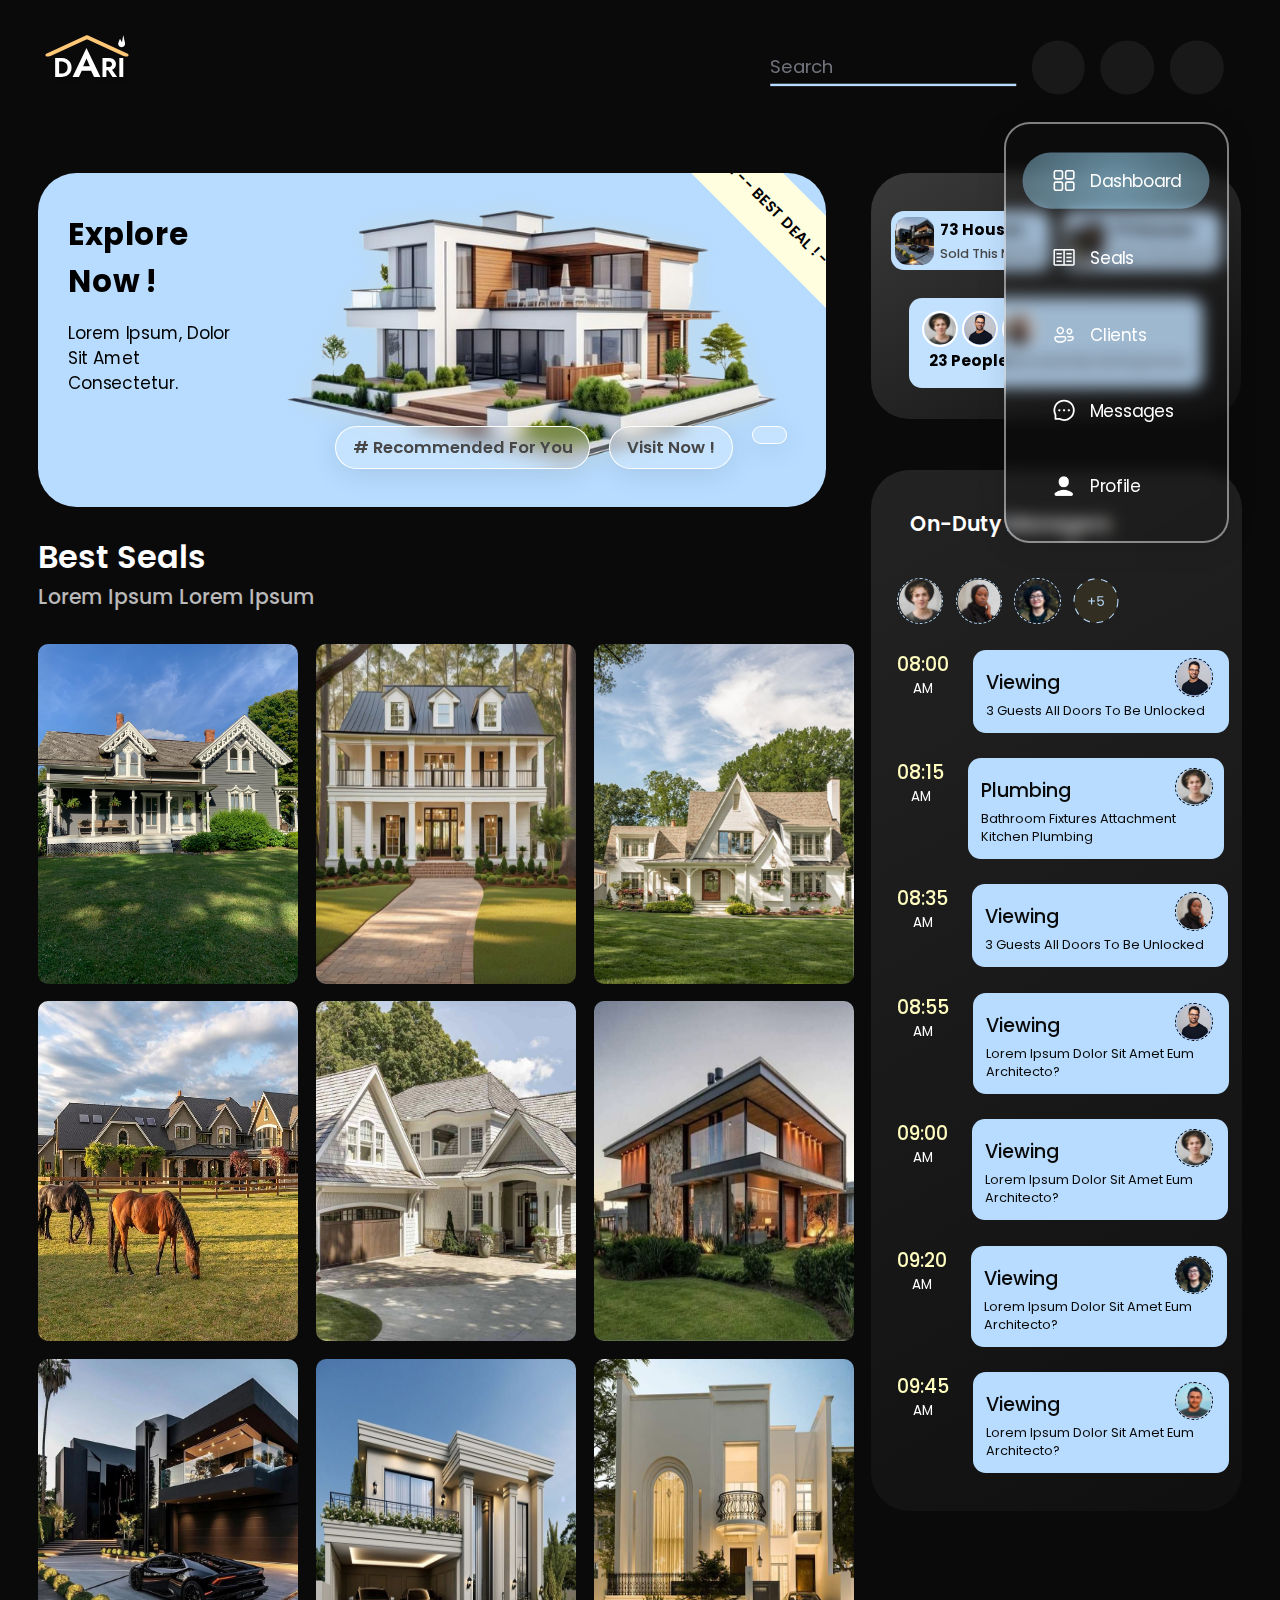
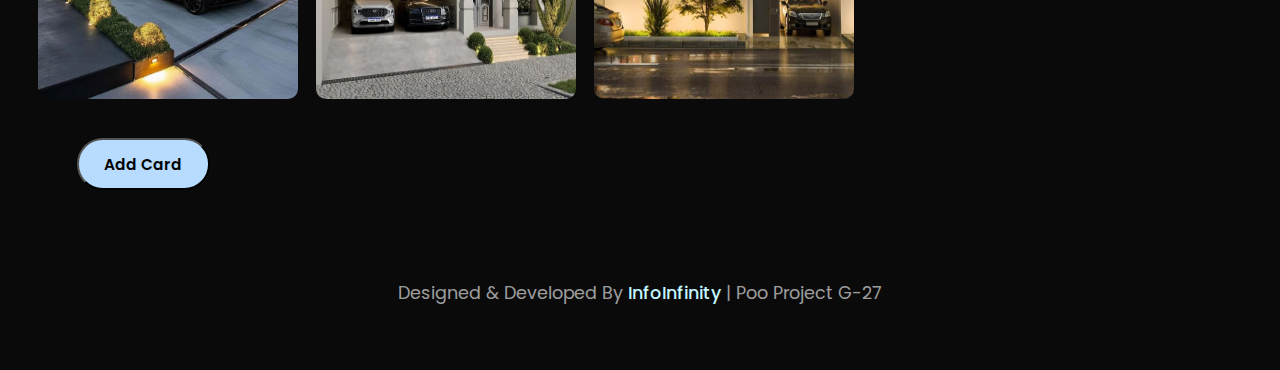
<file: dari ui/index.html>
<!DOCTYPE html>
<html lang="en">
<head>
    <meta charset="UTF-8">
    <meta name="viewport" content="width=device-width, initial-scale=1.0">
    
    <link rel="stylesheet" href="https://cdnjs.cloudflare.com/ajax/libs/font-awesome/6.5.2/css/all.min.css" integrity="sha512-SnH5WK+bZxgPHs44uWIX+LLJAJ9/2PkPKZ5QiAj6Ta86w+fsb2TkcmfRyVX3pBnMFcV7oQPJkl9QevSCWr3W6A==" crossorigin="anonymous" referrerpolicy="no-referrer" />
    <link rel="stylesheet" href="style.css">
    <title>Dari | poo project</title>
</head>
<body>
    <header>
        <div class="logo"> <img src="imgs/logos.svg" alt=""></div>
        <div class="userbox">
            <div class="icons">
                <input type="text" placeholder="search">
                <i class="fa-solid fa-magnifying-glass" style="color: #f0f5ff;"></i>
                <i class="fa-solid fa-bell" style="color: #f0f5ff;"></i>
                <button onclick="myFunction()" style="background: transparent; outline: none; border: none;"><i class="fa-solid fa-bars" style="color: #fff;"></i></button>
            </div>
            <div class="profile">
                <img src="Ellipse 25.png" alt="hhh u cant see the image XD">
                <h4>lorem ipsum</h4>
            </div>
        </div>
    </header>


    <section class="main" id="mainGrid">
        <div class="menu " id="myDIV">
            <ul>
                <li class="dash"> <img src="radix-icons_dashboard.svg" alt=""> <a href="index.html"><span>dashboard</span></a> </li>
                <li class="seals"> <img src="carbon_book.svg" alt=""> <a href="seals.html"><span>seals</span></a>  </li>
                <li class="clients"> <img src="fluent_people-16-regular.svg" alt=""> <a href="clients.html"><span>clients</span></a>  </li>
                <li class="messages"> <img src="ant-design_message-outlined.svg" alt=""> <a href="messages.html"><span>messages</span></a>  </li>
                <li class="myprofile"> <img src="imgs/User.png" alt=""> <span>profile</span> </li>
            </ul>
        </div>

        <div class="seals">
            <div class="thebigadd">
                <div class="adcontent">
                    <h2> explore now !</h2>
                    <p>Lorem ipsum, dolor sit amet consectetur.</p>
                </div>
                <div class="previwe">
                    <img src="herosection.png" alt="<3">
                    <div class="btnbox">
                        <a href="#"># Recommended for you</a>
                        <a href="#">visit now !</a>
                        <a href="#"><i class="fa-solid fa-arrow-up-right-from-square" style="color: #474747"></i></a>
                    </div>
                </div>
            </div>
            <div class="sealscontent">
                <div class="title">
                    <h3> best seals</h3>
                    <h4> lorem ipsum lorem ipsum </h4>
                </div>

                <div class="cardsbox">
                    
                        <div class="game">

                            <div class="front">
                                <img  src="house-1.jpg" alt="House 1">
                            </div>
                    
                            <div class="back">
                                    <div class="content">
                    
                                        <h3> Family House</h3>
                    
                                       <div>
                                            <p>USA</p>
                                            <p>6 rooms</p>
                                       </div>
                    
                                       <div>
                                            <p>325 m<sup>2</sup></p>
                                            <p>$1,200,000</p>
                                       </div>

                                       <div>
                                       
                                        <button id="heartButton" class="like"><i class="fa-solid fa-heart" aria-hidden="true"></i></button>
                                   </div>
                    
                                    </div>
                    
                                    <div class="button">
                                        <a href="house.html" class="btn">contact now</a>
                                    </div>
                            </div>
                    
                            <div class="background">&nbsp;</div>
                        </div>
                        <div class="game">

                            <div class="front">
                                <img  src="fca62986-4444-4ac6-bb73-5913a809a4a3.jpg" alt="House 1">
                            </div>
                    
                            <div class="back">
                                    <div class="content">
                    
                                        <h3> Family House</h3>
                    
                                       <div>
                                            <p>USA</p>
                                            <p>6 rooms</p>
                                       </div>
                    
                                       <div>
                                            <p>325 m<sup>2</sup></p>
                                            <p>$1,200,000</p>
                                       </div>

                                       <div>
                                       
                                        <button id="heartButton" class="like"><i class="fa-solid fa-heart" aria-hidden="true"></i></button>
                                   </div>
                    
                                    </div>
                    
                                    <div class="button">
                                        <a href="house.html" class="btn">contact now</a>
                                    </div>
                            </div>
                    
                            <div class="background">&nbsp;</div>
                        </div>
                     
                    
                        <div class="game">

                            <div class="front">
                                <img  src="13 Paint Colors For Your White Brick House - Chrissy Marie Blog.jpg" alt="House 1">
                            </div>
                    
                            <div class="back">
                                    <div class="content">
                    
                                        <h3> Family House</h3>
                    
                                       <div>
                                            <p>USA</p>
                                            <p>6 rooms</p>
                                       </div>
                    
                                       <div>
                                            <p>325 m<sup>2</sup></p>
                                            <p>$1,200,000</p>
                                       </div>

                                       <div>
                                       
                                        <button id="heartButton" class="like"><i class="fa-solid fa-heart" aria-hidden="true"></i></button>
                                   </div>
                    
                                    </div>
                    
                                    <div class="button">
                                        <a href="house.html" class="btn">contact now</a>
                                    </div>
                            </div>
                    
                            <div class="background">&nbsp;</div>
                        </div>
                        <div class="game">

                            <div class="front">
                                <img  src="téléchargement (1).jpg" alt="House 1">
                            </div>
                    
                            <div class="back">
                                    <div class="content">
                    
                                        <h3> Family House</h3>
                    
                                       <div>
                                            <p>USA</p>
                                            <p>6 rooms</p>
                                       </div>
                    
                                       <div>
                                            <p>325 m<sup>2</sup></p>
                                            <p>$1,200,000</p>
                                       </div>

                                       <div>
                                       
                                        <button id="heartButton" class="like"><i class="fa-solid fa-heart" aria-hidden="true"></i></button>
                                   </div>
                    
                                    </div>
                    
                                    <div class="button">
                                        <a href="house.html" class="btn">contact now</a>
                                    </div>
                            </div>
                    
                            <div class="background">&nbsp;</div>
                        </div>
                     
                     
                        <div class="game">

                            <div class="front">
                                <img  src="téléchargement (2).jpg" alt="House 1">
                            </div>
                    
                            <div class="back">
                                    <div class="content">
                    
                                        <h3> Family House</h3>
                    
                                       <div>
                                            <p>USA</p>
                                            <p>6 rooms</p>
                                       </div>
                    
                                       <div>
                                            <p>325 m<sup>2</sup></p>
                                            <p>$1,200,000</p>
                                       </div>

                                       <div>
                                       
                                        <button id="heartButton" class="like"><i class="fa-solid fa-heart" aria-hidden="true"></i></button>
                                   </div>
                    
                                    </div>
                    
                                    <div class="button">
                                        <a href="house.html" class="btn">contact now</a>
                                    </div>
                            </div>
                    
                            <div class="background">&nbsp;</div>
                        </div>
                        <div class="game">

                            <div class="front">
                                <img  src="40 Times Designers Went All In And Designed The Most Fabulous Examples Of ‘Modern Architecture’.jpg" alt="House 1">
                            </div>
                    
                            <div class="back">
                                    <div class="content">
                    
                                        <h3> Family House</h3>
                    
                                       <div>
                                            <p>USA</p>
                                            <p>6 rooms</p>
                                       </div>
                    
                                       <div>
                                            <p>325 m<sup>2</sup></p>
                                            <p>$1,200,000</p>
                                       </div>

                                       <div>
                                       
                                        <button id="heartButton" class="like"><i class="fa-solid fa-heart" aria-hidden="true"></i></button>
                                   </div>
                    
                                    </div>
                    
                                    <div class="button">
                                        <a href="house.html" class="btn">contact now</a>
                                    </div>
                            </div>
                    
                            <div class="background">&nbsp;</div>
                        </div>
                     
                     
                        <div class="game">

                            <div class="front">
                                <img  src="a82875ac-700f-4d3f-8215-8c7409487d9f.jpg" alt="House 1">
                            </div>
                    
                            <div class="back">
                                    <div class="content">
                    
                                        <h3> Family House</h3>
                    
                                       <div>
                                            <p>USA</p>
                                            <p>6 rooms</p>
                                       </div>
                    
                                       <div>
                                            <p>325 m<sup>2</sup></p>
                                            <p>$1,200,000</p>
                                       </div>

                                       <div>
                                       
                                        <button id="heartButton" class="like"><i class="fa-solid fa-heart" aria-hidden="true"></i></button>
                                   </div>
                    
                                    </div>
                    
                                    <div class="button">
                                        <a href="house.html" class="btn">contact now</a>
                                    </div>
                            </div>
                    
                            <div class="background">&nbsp;</div>
                        </div>
                        <div class="game">

                            <div class="front">
                                <img  src="dedbfffa-9416-4b34-b112-5fed287dbf15.jpg" alt="House 1">
                            </div>
                    
                            <div class="back">
                                    <div class="content">
                    
                                        <h3> Family House</h3>
                    
                                       <div>
                                            <p>USA</p>
                                            <p>6 rooms</p>
                                       </div>
                    
                                       <div>
                                            <p>325 m<sup>2</sup></p>
                                            <p>$1,200,000</p>
                                       </div>

                                       <div>
                                       
                                        <button id="heartButton" class="like"><i class="fa-solid fa-heart" aria-hidden="true"></i></button>
                                   </div>
                    
                                    </div>
                    
                                    <div class="button">
                                        <a href="house.html" class="btn">contact now</a>
                                    </div>
                            </div>
                    
                            <div class="background">&nbsp;</div>
                        </div>
                     
                     
                        <div class="game">

                            <div class="front">
                                <img  src="13e70e5f-13eb-4fd8-bf4d-e7c91fc5a571.jpg" alt="House 1">
                            </div>
                    
                            <div class="back">
                                    <div class="content">
                    
                                        <h3> Family House</h3>
                    
                                       <div>
                                            <p>USA</p>
                                            <p>6 rooms</p>
                                       </div>
                    
                                       <div>
                                            <p>325 m<sup>2</sup></p>
                                            <p>$1,200,000</p>
                                       </div>

                                       <div>
                                       
                                        <button id="heartButton" class="like"><i class="fa-solid fa-heart" aria-hidden="true"></i></button>
                                   </div>
                    
                                    </div>
                    
                                    <div class="button">
                                        <a href="house.html" class="btn">contact now</a>
                                    </div>
                            </div>
                    
                            <div class="background">&nbsp;</div>
                        </div>
                        
                     
                </div>
                <div class="addcard"> <button> add card </button></div>
            </div>
            </div>
        </div>
        <div class="fixedmenu" >
            <div class="new" data-tilt>
                <div class="grids">
                    <div class="grid">
                        <img src="a82875ac-700f-4d3f-8215-8c7409487d9f.jpg" alt="">
                         <h2>73 Houses <span> sold this month</span></h2>
                    </div>
                    <div class="grid">
                        <img src="a82875ac-700f-4d3f-8215-8c7409487d9f.jpg" alt="">
                         <h2>73 Houses <span> sold this month</span></h2>
                    </div>
                </div>
                <div class="grid2">
                    <div class="imgp">
                        <img src="Ellipse 2.svg" alt="">
                        <img src="Ellipse 25.png" alt="">
                        <img src="Ellipse 3.svg" alt="">
                    </div>
                    <h2>23 People <span>Successfully Getting Home</span></h2>
                </div>
            </div>
            <div class="managers">
                <div class="active">
                    <h2>on-duty managers</h2>
                    <div class="profiles">
                        <img src="Ellipse 2.svg" alt="">
                        <img src="Ellipse 3.svg" alt="">
                        <img src="Group 4.svg" alt="">
                        <img src="Group 1000003135.svg" alt="" style="border: none;">
                    </div>
                </div>
                <div class="managerscards">
                    <div class="item" data-tilt> 
                        <img src="Ellipse 25.png" alt="">
                        <div class="time">
                            <h4> 08:00</h4> <span> am</span>
                        </div>
                        <div class="card">
                            <h2> Viewing</h2>
                            <p>3 Guests
                                All doors to be unlocked</p>
                        </div>
                        
                    </div>
                    <div class="item" data-tilt> 
                        <img src="Ellipse 2.svg" alt="">
                        <div class="time">
                            <h4> 08:15</h4> <span> am</span>
                        </div>
                        <div class="card">
                            <h2> Plumbing</h2>
                            <p>Bathroom Fixtures Attachment
                                Kitchen Plumbing</p>
                        </div>
                        
                    </div>
                    <div class="item" data-tilt> 
                        <img src="Ellipse 3.svg" alt="">
                        <div class="time">
                            <h4> 08:35</h4> <span> am</span>
                        </div>
                        <div class="card">
                            <h2> Viewing</h2>
                            <p>3 Guests
                                All doors to be unlocked</p>
                        </div>
                        
                    </div>
                    <div class="item" data-tilt> 
                        <img src="Ellipse 25.png" alt="">
                        <div class="time">
                            <h4> 08:55</h4> <span> am</span>
                        </div>
                        <div class="card">
                            <h2> Viewing</h2>
                            <p>Lorem ipsum dolor sit amet  eum architecto?</p>
                        </div>
                        
                    </div>
                    <div class="item" data-tilt> 
                        <img src="Ellipse 2.svg" alt="">
                        <div class="time">
                            <h4> 09:00</h4> <span> am</span>
                        </div>
                        <div class="card">
                            <h2> Viewing</h2>
                            <p>Lorem ipsum dolor sit amet  eum architecto?</p>
                        </div>
                        
                    </div>
                    <div class="item" data-tilt> 
                        <img src="Group 4.svg" alt="">
                        <div class="time">
                            <h4> 09:20</h4> <span> am</span>
                        </div>
                        <div class="card">
                            <h2> Viewing</h2>
                            <p>Lorem ipsum dolor sit amet  eum architecto?</p>
                        </div>
                        
                    </div>
                    <div class="item" data-tilt> 
                        <img src="Group 19.svg" alt="">
                        <div class="time">
                            <h4> 09:45</h4> <span> am</span>
                        </div>
                        <div class="card">
                            <h2> Viewing</h2>
                            <p>Lorem ipsum dolor sit amet  eum architecto?</p>
                        </div>
                        
                    </div>
                </div>
            </div>
        </div>

    </section>
    <footer style=" padding: 2vw; text-align: center;">
        <h3 style="font-size: 1.1rem; color: #ffffff9d; font-weight: 400;">Designed & developed by <a href="https://github.com/khadidjainfoinfinity/" style="text-decoration: none; color: rgb(195, 246, 255); font-weight: 500;">InfoInfinity</a> | poo Project G-27</h3>
    </footer>
    <script src="main.js"></script>


    <script>
        function myFunction() {
        var x = document.getElementById("myDIV");
        
        if (x.style.display === "none") {
            x.style.display = "block";
        } else {
            x.style.display = "none";
        }
    }
    </script>


<script>
// Select the button element
const heartButton = document.getElementById('heartButton');

// Add an event listener to handle the click event
heartButton.addEventListener('click', function() {
    // Toggle the 'active' class on click
    heartButton.classList.toggle('active');
});

</script>
   
</body>
</html>
</file>
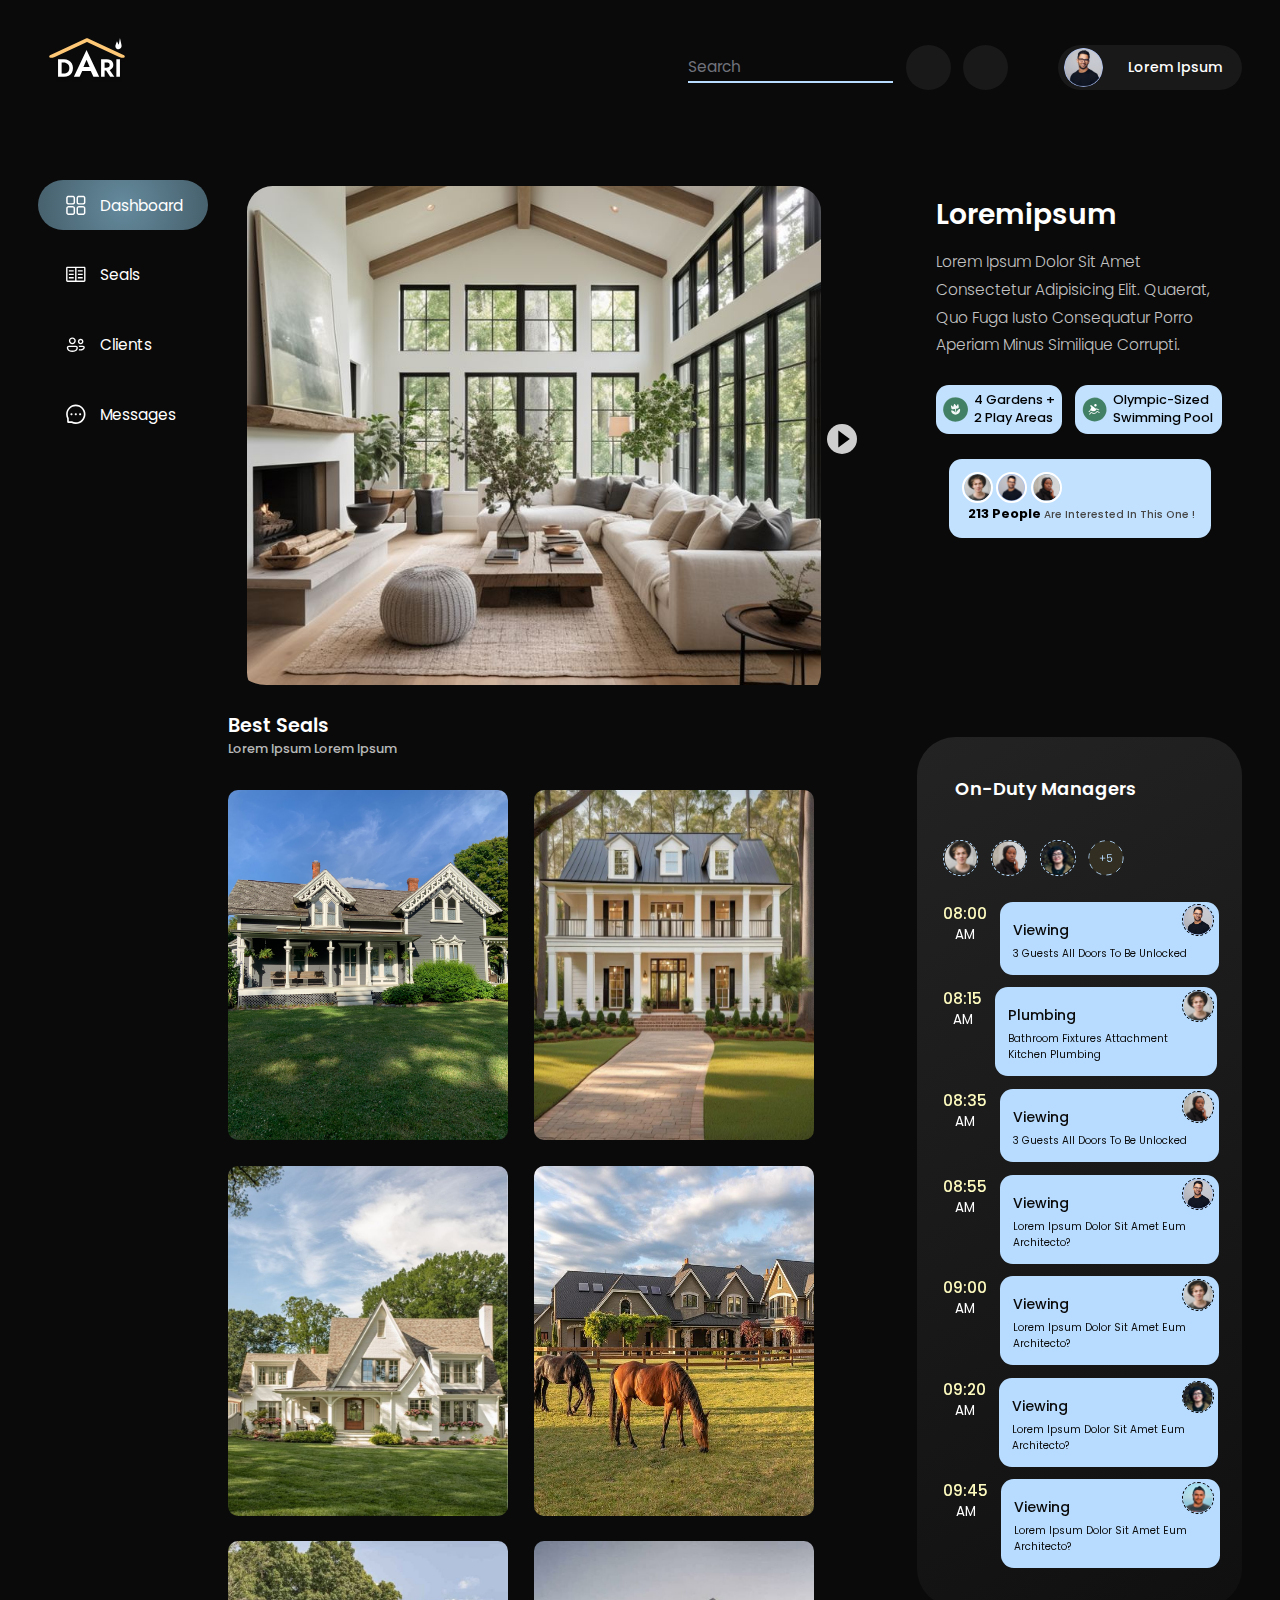
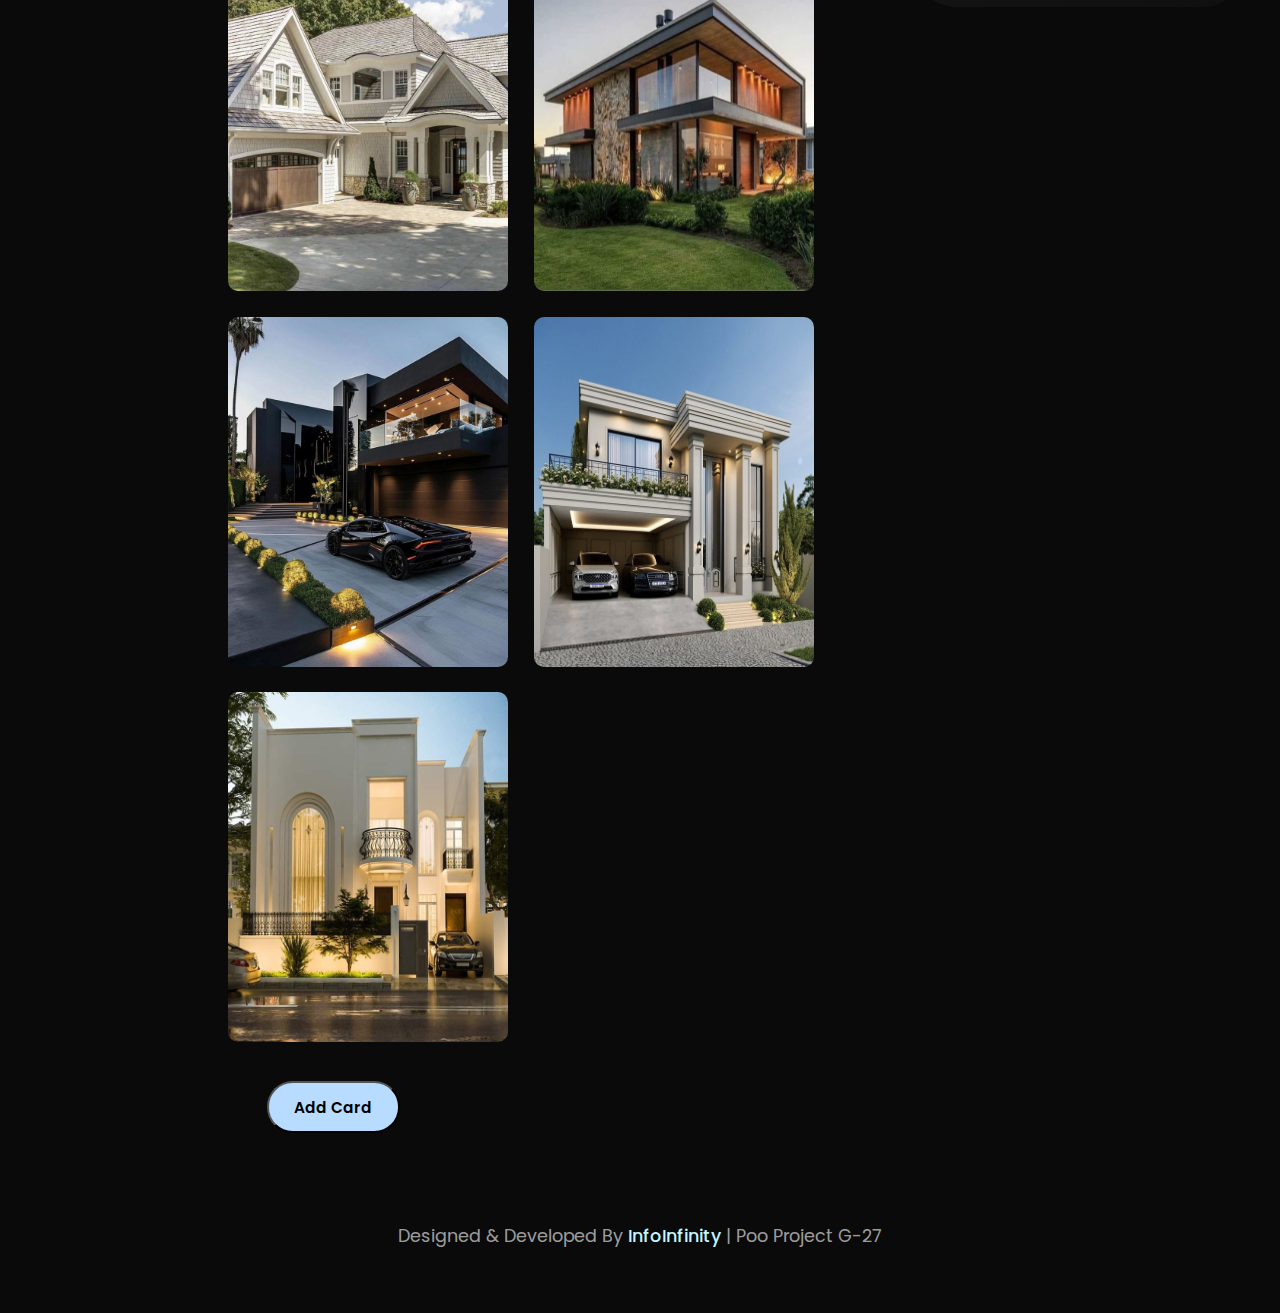
<file: dari ui/house.html>
<!DOCTYPE html>
<html lang="en">
<head>
    <meta charset="UTF-8">
    <meta name="viewport" content="width=device-width, initial-scale=1.0">
    <link rel="stylesheet" href="house.css">
    <link rel="stylesheet" href="https://cdnjs.cloudflare.com/ajax/libs/font-awesome/6.5.2/css/all.min.css" integrity="sha512-SnH5WK+bZxgPHs44uWIX+LLJAJ9/2PkPKZ5QiAj6Ta86w+fsb2TkcmfRyVX3pBnMFcV7oQPJkl9QevSCWr3W6A==" crossorigin="anonymous" referrerpolicy="no-referrer" />
    <title>Dari | poo project</title>
</head>
<body>
    <header>
        <div class="logo"> <img src="imgs/logos.svg" alt=""></div>
        <div class="userbox">
            <div class="icons">
                <input type="text" placeholder="search">
                <i class="fa-solid fa-magnifying-glass" style="color: #f0f5ff;"></i>
                <i class="fa-solid fa-bell" style="color: #f0f5ff;"></i>
            </div>
            <div class="profile">
                <img src="Ellipse 25.png" alt="hhh u cant see the image">
                <h4>lorem ipsum</h4>
            </div>
        </div>
    </header>

 

    <section class="main">
        <div class="menu" >
            <ul>
                <li class="dash"> <img src="radix-icons_dashboard.svg" alt=""> <a href="index.html"><span>dashboard</span></a> </li>
                <li class="seals"> <img src="carbon_book.svg" alt=""> <a href="seals.html"><span>seals</span></a>  </li>
                <li class="clients"> <img src="fluent_people-16-regular.svg" alt=""> <a href="clients.html"><span>clients</span></a>  </li>
                <li class="messages"> <img src="ant-design_message-outlined.svg" alt=""> <a href="messages.html"><span>messages</span></a>  </li>
                <li class="myprofile"> <img src="imgs/User.png" alt=""> <span>profile</span> </li>
            </ul>
        </div>

        <div class="seals">
            <div class="thebigadd">
                <div class="slider" id="slider1">
                    <div class="slides">
                        <div class="slide">
                            <input type="radio" id="radio_slider1_slide1" name="slider1" checked="checked">
                            <div class="content">
                                <img src="imgs/25 Farmhouse Decorating Ideas for Every Room.jpg">
                            </div>
                            <div class="slider-arrow next">
                                <label for="radio_slider1_slide2">
                                    <img src="imgs/ar2.svg" />
                                </label>
                            </div>
                        </div>
                        <div class="slide">
                            <input type="radio" id="radio_slider1_slide2" name="slider1">
                            <div class="slider-arrow previous">
                                <label for="radio_slider1_slide1">
                                    <img src="imgs/ar2.svg" />
                                </label>
                            </div>
                            <div class="content">
                                <img src="imgs/Japandi Color Palette Magic Turning Homes into Havens of Tranquility • 333+ Art Images.jpg" loading="lazy">
                            </div>
                            <div class="slider-arrow next">
                                <label for="radio_slider1_slide3">
                                    <img src="imgs/ar2.svg" />
                                </label>
                            </div>
                        </div>
                        <div class="slide">
                            <input type="radio" id="radio_slider1_slide3" name="slider1">
                            <div class="slider-arrow previous">
                                <label for="radio_slider1_slide2">
                                    <img src="imgs/ar2.svg" />
                                </label>
                            </div>
                            <div class="content">
                                <img src="imgs/Luxury Modern House Plan with Upstairs Master Retreat.jpg" loading="lazy">
                            </div>
                            <div class="slider-arrow next">
                                <label for="radio_slider1_slide4">
                                    <img src="imgs/ar2.svg" />
                                </label>
                            </div>
                        </div>
                        <div class="slide">
                            <input type="radio" id="radio_slider1_slide4" name="slider1">
                            <div class="slider-arrow previous">
                                <label for="radio_slider1_slide3">
                                    <img src="imgs/ar2.svg" />
                                </label>
                            </div>
                            <div class="content">
                                <img src="imgs/téléchargement (1).jpg" loading="lazy">
                            </div>
                        </div>
                    </div>
                    
                </div>
            </main>
            </div>
            <div class="sealscontent">
                <div class="title">
                    <h3> best seals</h3>
                    <h4> lorem ipsum lorem ipsum </h4>
                </div>

                <div class="cardsbox">
                    
                    <div class="game">

                        <div class="front">
                            <img  src="house-1.jpg" alt="House 1">
                        </div>
                
                        <div class="back">
                                <div class="content">
                
                                    <h3> Family House</h3>
                
                                   <div>
                                        <p>USA</p>
                                        <p>6 rooms</p>
                                   </div>
                
                                   <div>
                                        <p>325 m<sup>2</sup></p>
                                        <p>$1,200,000</p>
                                   </div>

                                   <div>
                                   
                                    <button id="heartButton" class="like"><i class="fa-solid fa-heart" aria-hidden="true"></i></button>
                               </div>
                
                                </div>
                
                                <div class="button">
                                    <a href="house.html" class="btn">contact now</a>
                                </div>
                        </div>
                
                        <div class="background">&nbsp;</div>
                    </div>
                    <div class="game">

                        <div class="front">
                            <img  src="fca62986-4444-4ac6-bb73-5913a809a4a3.jpg" alt="House 1">
                        </div>
                
                        <div class="back">
                                <div class="content">
                
                                    <h3> Family House</h3>
                
                                   <div>
                                        <p>USA</p>
                                        <p>6 rooms</p>
                                   </div>
                
                                   <div>
                                        <p>325 m<sup>2</sup></p>
                                        <p>$1,200,000</p>
                                   </div>

                                   <div>
                                   
                                    <button id="heartButton" class="like"><i class="fa-solid fa-heart" aria-hidden="true"></i></button>
                               </div>
                
                                </div>
                
                                <div class="button">
                                    <a href="house.html" class="btn">contact now</a>
                                </div>
                        </div>
                
                        <div class="background">&nbsp;</div>
                    </div>
                 
                
                    <div class="game">

                        <div class="front">
                            <img  src="13 Paint Colors For Your White Brick House - Chrissy Marie Blog.jpg" alt="House 1">
                        </div>
                
                        <div class="back">
                                <div class="content">
                
                                    <h3> Family House</h3>
                
                                   <div>
                                        <p>USA</p>
                                        <p>6 rooms</p>
                                   </div>
                
                                   <div>
                                        <p>325 m<sup>2</sup></p>
                                        <p>$1,200,000</p>
                                   </div>

                                   <div>
                                   
                                    <button id="heartButton" class="like"><i class="fa-solid fa-heart" aria-hidden="true"></i></button>
                               </div>
                
                                </div>
                
                                <div class="button">
                                    <a href="house.html" class="btn">contact now</a>
                                </div>
                        </div>
                
                        <div class="background">&nbsp;</div>
                    </div>
                    <div class="game">

                        <div class="front">
                            <img  src="téléchargement (1).jpg" alt="House 1">
                        </div>
                
                        <div class="back">
                                <div class="content">
                
                                    <h3> Family House</h3>
                
                                   <div>
                                        <p>USA</p>
                                        <p>6 rooms</p>
                                   </div>
                
                                   <div>
                                        <p>325 m<sup>2</sup></p>
                                        <p>$1,200,000</p>
                                   </div>

                                   <div>
                                   
                                    <button id="heartButton" class="like"><i class="fa-solid fa-heart" aria-hidden="true"></i></button>
                               </div>
                
                                </div>
                
                                <div class="button">
                                    <a href="house.html" class="btn">contact now</a>
                                </div>
                        </div>
                
                        <div class="background">&nbsp;</div>
                    </div>
                 
                 
                    <div class="game">

                        <div class="front">
                            <img  src="téléchargement (2).jpg" alt="House 1">
                        </div>
                
                        <div class="back">
                                <div class="content">
                
                                    <h3> Family House</h3>
                
                                   <div>
                                        <p>USA</p>
                                        <p>6 rooms</p>
                                   </div>
                
                                   <div>
                                        <p>325 m<sup>2</sup></p>
                                        <p>$1,200,000</p>
                                   </div>

                                   <div>
                                   
                                    <button id="heartButton" class="like"><i class="fa-solid fa-heart" aria-hidden="true"></i></button>
                               </div>
                
                                </div>
                
                                <div class="button">
                                    <a href="house.html" class="btn">contact now</a>
                                </div>
                        </div>
                
                        <div class="background">&nbsp;</div>
                    </div>
                    <div class="game">

                        <div class="front">
                            <img  src="40 Times Designers Went All In And Designed The Most Fabulous Examples Of ‘Modern Architecture’.jpg" alt="House 1">
                        </div>
                
                        <div class="back">
                                <div class="content">
                
                                    <h3> Family House</h3>
                
                                   <div>
                                        <p>USA</p>
                                        <p>6 rooms</p>
                                   </div>
                
                                   <div>
                                        <p>325 m<sup>2</sup></p>
                                        <p>$1,200,000</p>
                                   </div>

                                   <div>
                                   
                                    <button id="heartButton" class="like"><i class="fa-solid fa-heart" aria-hidden="true"></i></button>
                               </div>
                
                                </div>
                
                                <div class="button">
                                    <a href="house.html" class="btn">contact now</a>
                                </div>
                        </div>
                
                        <div class="background">&nbsp;</div>
                    </div>
                 
                 
                    <div class="game">

                        <div class="front">
                            <img  src="a82875ac-700f-4d3f-8215-8c7409487d9f.jpg" alt="House 1">
                        </div>
                
                        <div class="back">
                                <div class="content">
                
                                    <h3> Family House</h3>
                
                                   <div>
                                        <p>USA</p>
                                        <p>6 rooms</p>
                                   </div>
                
                                   <div>
                                        <p>325 m<sup>2</sup></p>
                                        <p>$1,200,000</p>
                                   </div>

                                   <div>
                                   
                                    <button id="heartButton" class="like"><i class="fa-solid fa-heart" aria-hidden="true"></i></button>
                               </div>
                
                                </div>
                
                                <div class="button">
                                    <a href="house.html" class="btn">contact now</a>
                                </div>
                        </div>
                
                        <div class="background">&nbsp;</div>
                    </div>
                    <div class="game">

                        <div class="front">
                            <img  src="dedbfffa-9416-4b34-b112-5fed287dbf15.jpg" alt="House 1">
                        </div>
                
                        <div class="back">
                                <div class="content">
                
                                    <h3> Family House</h3>
                
                                   <div>
                                        <p>USA</p>
                                        <p>6 rooms</p>
                                   </div>
                
                                   <div>
                                        <p>325 m<sup>2</sup></p>
                                        <p>$1,200,000</p>
                                   </div>

                                   <div>
                                   
                                    <button id="heartButton" class="like"><i class="fa-solid fa-heart" aria-hidden="true"></i></button>
                               </div>
                
                                </div>
                
                                <div class="button">
                                    <a href="house.html" class="btn">contact now</a>
                                </div>
                        </div>
                
                        <div class="background">&nbsp;</div>
                    </div>
                 
                 
                    <div class="game">

                        <div class="front">
                            <img  src="13e70e5f-13eb-4fd8-bf4d-e7c91fc5a571.jpg" alt="House 1">
                        </div>
                
                        <div class="back">
                                <div class="content">
                
                                    <h3> Family House</h3>
                
                                   <div>
                                        <p>USA</p>
                                        <p>6 rooms</p>
                                   </div>
                
                                   <div>
                                        <p>325 m<sup>2</sup></p>
                                        <p>$1,200,000</p>
                                   </div>

                                   <div>
                                   
                                    <button id="heartButton" class="like"><i class="fa-solid fa-heart" aria-hidden="true"></i></button>
                               </div>
                
                                </div>
                
                                <div class="button">
                                    <a href="house.html" class="btn">contact now</a>
                                </div>
                        </div>
                
                        <div class="background">&nbsp;</div>
                    </div>
                    
                 
            </div>

            <div class="addcard"> <button> add card </button></div>
            </div>
        </div>
        <div class="fixedmenu" style=" position:sticky;">
            <div class="new">
                <div class="housedes">
                        <h4>loremipsum</h4>
                        <p>Lorem ipsum dolor sit amet consectetur adipisicing elit. Quaerat, quo fuga iusto consequatur porro aperiam minus similique corrupti.</p>
                    </div>
                <div class="grids">
                    
                    <div class="grid" data-tilt>
                        <img src="imgs/fl.svg" alt="">
                         <h2>4 Gardens + 2 Play Areas</h2>
                    </div>
                    <div class="grid" data-tilt>
                        <img src="imgs/Group 4.svg" alt="">
                         <h2>Olympic-sized Swimming Pool</h2>
                    </div>
                </div>
                <div class="grid2" data-tilt>
                    <div class="imgp">
                        <img src="Ellipse 2.svg" alt="">
                        <img src="Ellipse 25.png" alt="">
                        <img src="Ellipse 3.svg" alt="">
                    </div>
                    <h2>213 People <span> are interested in this one !</span></h2>
                </div>
            </div>
            <div class="managers">
                <div class="active">
                    <h2>on-duty managers</h2>
                    <div class="profiles">
                        <img src="Ellipse 2.svg" alt="">
                        <img src="Ellipse 3.svg" alt="">
                        <img src="Group 4.svg" alt="">
                        <img src="Group 1000003135.svg" alt="" style="border: none;">
                    </div>
                </div>
                <div class="managerscards">
                    <div class="item" data-tilt> 
                        <img src="Ellipse 25.png" alt="">
                        <div class="time">
                            <h4> 08:00</h4> <span> am</span>
                        </div>
                        <div class="card">
                            <h2> Viewing</h2>
                            <p>3 Guests
                                All doors to be unlocked</p>
                        </div>
                        
                    </div>
                    <div class="item" data-tilt> 
                        <img src="Ellipse 2.svg" alt="">
                        <div class="time">
                            <h4> 08:15</h4> <span> am</span>
                        </div>
                        <div class="card">
                            <h2> Plumbing</h2>
                            <p>Bathroom Fixtures Attachment
                                Kitchen Plumbing</p>
                        </div>
                        
                    </div>
                    <div class="item" data-tilt> 
                        <img src="Ellipse 3.svg" alt="">
                        <div class="time">
                            <h4> 08:35</h4> <span> am</span>
                        </div>
                        <div class="card">
                            <h2> Viewing</h2>
                            <p>3 Guests
                                All doors to be unlocked</p>
                        </div>
                        
                    </div>
                    <div class="item" data-tilt> 
                        <img src="Ellipse 25.png" alt="">
                        <div class="time">
                            <h4> 08:55</h4> <span> am</span>
                        </div>
                        <div class="card">
                            <h2> Viewing</h2>
                            <p>Lorem ipsum dolor sit amet  eum architecto?</p>
                        </div>
                        
                    </div>
                    <div class="item" data-tilt> 
                        <img src="Ellipse 2.svg" alt="">
                        <div class="time">
                            <h4> 09:00</h4> <span> am</span>
                        </div>
                        <div class="card">
                            <h2> Viewing</h2>
                            <p>Lorem ipsum dolor sit amet  eum architecto?</p>
                        </div>
                        
                    </div>
                    <div class="item" data-tilt> 
                        <img src="Group 4.svg" alt="">
                        <div class="time">
                            <h4> 09:20</h4> <span> am</span>
                        </div>
                        <div class="card">
                            <h2> Viewing</h2>
                            <p>Lorem ipsum dolor sit amet  eum architecto?</p>
                        </div>
                        
                    </div>
                    <div class="item" data-tilt> 
                        <img src="Group 19.svg" alt="">
                        <div class="time">
                            <h4> 09:45</h4> <span> am</span>
                        </div>
                        <div class="card">
                            <h2> Viewing</h2>
                            <p>Lorem ipsum dolor sit amet  eum architecto?</p>
                        </div>
                        
                    </div>
                </div>
            </div>
        </div>
    </section>
    <footer style=" padding: 2vw; text-align: center;">
        <h3 style="font-size: 1.1rem; color: #ffffff9d; font-weight: 400;">Designed & developed by <a href="https://github.com/khadidjainfoinfinity/" style="text-decoration: none; color: rgb(195, 246, 255); font-weight: 500;">InfoInfinity</a> | poo Project G-27</h3>
    </footer>
    <script src="main.js"></script>
</body>
</html>
</file>
<file: dari ui/style.css>
@import url('https://fonts.googleapis.com/css2?family=Poppins:ital,wght@0,100;0,200;0,300;0,400;0,500;0,600;0,700;0,800;0,900;1,100;1,200;1,300;1,400;1,500;1,600;1,700;1,800;1,900&display=swap');

*{
    padding: 0%;
    margin: 0%;
    box-sizing: border-box;
    font-family: "Poppins", sans-serif;
    text-transform: capitalize;
}

body{
    padding: 3vw;
    background-color: #0A0A0A;
    overflow-x: hidden;

}

header{
    display: flex;
    justify-content: space-between;
    align-items: center;
    flex-flow: row nowrap;
    width: 100%;
}

header .logo img{
    width: auto;
    height: 4vw;
}

header div.userbox{
    display: flex;
    justify-content: space-between;
    align-items: center;
    flex-flow: row nowrap;
    width: 46%;
    height: 100%;
    column-gap: 2vw;
}

div.profile{
    width: max-content;
    padding: .5vw;
    height: 3.5vw;
    background-color: #191919;
    display: flex;
    justify-content: center;
    flex-flow: row nowrap;
    align-items: center;
    border-radius: 2vw;
    gap: 1vw;
    transition: .3s ease-in-out;
}
div.profile:hover{
    background: radial-gradient(circle, rgba(161,224,255,.6)0%, rgba(161,224,255,.4) 100%);
}

.profile img{
    width: 3vw;
    height: 3vw;
    border-radius: 50%;
}

.profile h4 {
    font-size: 1.1vw;
    color: #fff;
    margin: 0 1vw 0;
    font-weight: 500;
}
div.icons{
    display: flex;
    justify-content: space-evenly;
    align-items: center;
    flex-flow: row nowrap;
    width: max-content;
    column-gap: 1vw;
}

.icons input{
    width: 16vw;
    height: 2.4vw;
    border: none;
    border-bottom: .2vw solid #B7DCFF;
    background: transparent;
    outline: none;
    font-size: 1.2vw;
    color: #fff;
}

.icons input::placeholder{
    color: #71737c;
    transition: .4s ease-in-out;
}

.icons input:hover::placeholder{
    color: transparent;
}

.icons input:active::placeholder{
    color: transparent;
}


div.icons i {
    width: 3.5vw;
    height: 3.5vw;
    background-color: #191919;
    display: flex;
    justify-content: center;
    align-items: center;
    border-radius: 50%;
    font-size: 1.2vw;
    transition: .3s ease-in-out;
}

div.icons i:hover{
    background: radial-gradient(circle, rgba(161,224,255,.6)0%, rgba(161,224,255,.4) 100%);
}

section.main{
    margin-top: 2vw;
    width: 100%;
    min-height: 100vh;
    display: grid;
grid-template-columns: .8fr 3.5fr 1.5fr;
grid-template-rows: 1fr;
grid-column-gap: 20px;
grid-row-gap: 0px;
}


div.menu{
    display: flex;
    justify-content: flex-start;
    align-items: center;
    flex-flow: column nowrap;
    padding-top: 3vw;
}
a{
    text-decoration: none;
}

.menu ul li {
    padding: 1vw 2vw;
    margin: 1.5vw 0;
    list-style: none;
    display: flex;
    justify-content: flex-start;
    align-items: center;
    border-radius: 100px;
    gap: 1vw;
}

.menu ul li.dash{
    background: rgb(235,238,174);
background: radial-gradient(circle, rgba(161,224,255,.6)0%, rgba(161,224,255,.4) 100%);
    border-radius: 100px;
}

.menu ul li span{
    font-size: 1.2vw;
    color: white;
}

.menu ul li img{
    width: 1.8vw;
}



.menu ul li:hover{
    background: rgb(235,238,174);
    background: radial-gradient(circle, rgba(161,224,255,.6)0%, rgba(161,224,255,.4) 100%);
    transition: .4s ease-in-out;
}


div.seals {
    display: flex;
    justify-content: flex-start;
    align-items: flex-start;
    flex-flow: column nowrap;
    width: 100%;
}

div.seals .thebigadd{
    padding: 1vw;
    width: 96%;
    background: linear-gradient(330deg, rgba(29, 29, 29, 0.3) 0%, rgba(255,255,255,.2) 100%); 
    background: #B7DCFF;
    border-radius: 3vw;
    margin: 4vw 0 2vw;
    background-repeat: no-repeat;
    background-size: cover;
        display: grid;
        grid-template-columns: 1fr 2.6fr;
        grid-template-rows: 1fr;
        grid-column-gap: 0px;
        grid-row-gap: 0px;
        overflow: hidden;
        position: relative;
}

.thebigadd img:hover{
    transform: scale(1.2);
}
.thebigadd::before{
    content: "  BEST DEAL ! -- BEST DEAL ! --";
    position: absolute;
    top: -.7vw;
    right: -3.6vw;
    width: 30%;
    height: 15%;
    background: #fffede;
    transform: rotate(45deg);
    display: flex;
    justify-content: center;
    align-items: center;
    font-weight: 600;
    font-size: .9vw;
}

div.seals .thebigadd .adcontent{
    color: #000;
    padding: 1vw;
}

div.seals .thebigadd .adcontent h2{
    font-size: 1.7vw;
    margin-top: 1.2vw;
}

div.seals .thebigadd .adcontent  p{
    font-size: 1.1vw;
    margin-top: 1vw;
}

.previwe{
    position: relative;
}
.previwe img{
    width: 95%;
    height: auto;
    filter: drop-shadow(0 0 1vw #d6d5b756);
    transition: .5s ease-in-out;
}

.previwe .btnbox{
    display: flex;
    justify-content: flex-end;
    align-items: flex-start;
    flex-flow: row nowrap;
    z-index: 20;
    position: absolute;
    bottom: 2vw;
    right: 2vw;
    gap: 1.5vw;
}


.previwe .btnbox a {
    padding: .6vw 1.3vw;
    border-radius: 3vw;
    position: relative;
    color: #474747;
    text-decoration: none;
    z-index: 10;
background: rgba(255, 255, 255, 0.2);
box-shadow: 0 4px 30px rgba(0, 0, 0, 0.1);
backdrop-filter: blur(7.7px);
-webkit-backdrop-filter: blur(7.7px);
border: 1px solid rgba(255, 255, 255, 0.993);
font-weight: 600;
transition: .4s ease-in-out;
font-size: 1vw;
}

.previwe .btnbox a:hover{
    background: rgba(255, 255, 255, 0.7);
    box-shadow: 0 4px 30px rgba(0, 0, 0, 0.1);
    backdrop-filter: blur(10px);
    color: #000;
}


div.seals .sealscontent h3{
    font-weight: 600;
    font-size: 1.5vw;
    color: #fff;
}
div.seals .sealscontent h4{
    font-weight: 500;
    font-size: 1vw;
    color: #ffffffb7;
    padding-bottom: 2.5vw;
}

div.seals .sealscontent {
   padding-bottom: 2vw;
}

div.cardsbox{
    display: flex;
    justify-content: flex-start;
    align-items: flex-start;
    flex-flow: row wrap;
    width: 100%;
    gap: 2vw;
}





:root {
    --color-primary-light: #B7DCFF;
    --color-white: #181818;
    --color-black: #cfcfcf; 
}



.cardsbox .game {
    position: relative;
    width: 280px;
    height: auto;
    cursor: pointer;
}

.cardsbox .front {
    width: 280px;
    height: 350px;
    transition: all .3s ease-in-out;

    
}

.cardsbox img {
    width: 100%;
    height: 100%;
    border-radius: 10px;
}

.cardsbox .back {
    position: absolute;
    bottom: 0;
    left: 0;
    right: 0;
    opacity: 0; 
    color: var(--color-black);
}

.cardsbox .background {
    background: var(--color-white);
    position: absolute;
    /* top: 0;
    left: 0;
    bottom: 0;
    right: 0; */
    inset: 0;
    z-index: -1;
    border-radius: 10px;
    opacity: 0;
}

.cardsbox .game:hover .background {
    opacity: 1;
    transition: all .2s ease-in-out;
}

.cardsbox .game:hover .front {
    transform: translateY(-35%) scale(.7, .5);
}

.cardsbox .game:hover .back {
    opacity: 1;
    transition: all .5s ease-in-out;
}

.cardsbox .content {
    padding: 10px 30px;
}

.cardsbox h3 {
    font-size: 16px;
    text-align: center;
    color: var(--color-primary-light);
    margin-bottom: 20px;
    letter-spacing: 1px;
    font-weight: bold;
}

.cardsbox .content > div {
    display: flex;
    align-items: center;
    justify-content: space-between;
    margin-bottom: 10px;
    font-weight: 300;
    font-size: 15px;
}

.cardsbox .button {
    text-align: center;
    margin: 20px 30px;
}

.cardsbox .btn {
    display: block;
    font-size: 15px;
    background: var(--color-primary-light);
    color: var(--color-white);
    text-decoration: none;
    text-transform: capitalize;
    padding: 12px 0;
    border-radius: 30px;
    letter-spacing: 1px;
    transition: all .2s;
}


.fixedmenu .new {
    width: 100%;
    height: 20vw; 
    margin: 4vw 0;
    border-radius: 3vw;
    position: relative;
background: linear-gradient(330deg, rgba(29, 29, 29, 0.3) 0%, rgba(255,255,255,.2) 100%);
display: flex;
justify-content: center;
align-items: center;
flex-flow: column nowrap;
padding: 1.5vw;
gap: 1.6vw;
}

.fixedmenu .new .grids{
    display: flex;
justify-content: center;
align-items: center;
flex-flow: row nowrap;
gap: 1vw;
}


.new .grids .grid{
    display: flex;
    justify-content: center;
    align-items: center;
    flex-flow: row nowrap;
    background: #c1e1ff;
    padding: .3vw;
    border-radius: 1vw;
}

.grid h2{
    font-size: 1vw;
    margin-left: .3vw;
    padding: .2vw;
}

.grid span{
    font-size: .8vw;
    color: #474747;
    font-weight: 500;
}

.grid img{
    width: 2.4vw;
    border-radius: 1vw;
}

.grid2{
    background: #c1e1ff;
    padding: 1vw;
    border-radius: 1vw;
}

.imgp{
    display: flex;
    justify-content: flex-start;
    align-items: center;
    flex-flow: row nowrap;
    gap: .3vw;
}
.imgp img{
    width: 2.4vw;
    border: .2vw solid #fff;
    border-radius: 50%;
}


.grid2 h2{
    font-size: 1vw;
    margin-left: .3vw;
    padding: .2vw;
}

.grid2 span{
    font-size: .8vw;
    color: #474747;
    font-weight: 500;
}













.managers{
    width: 100%;
    margin: 2vw 0;
    border-radius: 3vw;
    position: relative;
background: linear-gradient(330deg, rgba(29, 29, 29, 0.3) 0%, rgba(255,255,255,.1) 100%);
padding: 1vw 1vw 2vw;
}

.managers .active h2{
    color: #fff;
    text-align: center;
    font-weight: 600;
    margin: 2vw;
    font-size: 1.4vw;

}

.managers .active{
    display: flex;
    justify-content: flex-start;
    align-items: center;
    flex-flow: row wrap;
}

.active .profiles{
    display: flex;
    justify-content: center;
    align-items: center;
    flex-flow: row wrap;
    gap: 1vw;
    padding: 1vw;
}

.active .profiles img{
    width: 2.8vw;
    height: auto;
    border: 1px dashed #B7DCFF;
    border-radius: 50%;
}

.managerscards{
    width: 100%;
    display: flex;
    justify-content: center;
    align-items: center;
    flex-flow: column nowrap;
    gap: 1vw;
    padding: 1vw;
}

.managerscards .item{
    width: 100%;
    display: flex;
    justify-content: flex-start;
    align-items: flex-start;
    flex-flow: row nowrap;
    gap: 1vw;
    color: #fff;
    position: relative;
}

.item .time{
    display: flex;
    justify-content: center;
    align-items: center;
    flex-flow: column nowrap;
}

.time h4{
    font-size: 1.2vw;
    font-weight: 500;
    color: #FFFCC0;
}

.time span{
    font-size: smaller;
    text-transform: uppercase;
}

.managerscards .item .card{
    padding: 1vw ;
    background: #B7DCFF;
    color: #0A0A0A;
    border-radius: 1vw;
    min-width: 80%;
}

.managerscards .item .card h2{
    font-size: 1.1vw;
    font-weight: 500;
    margin: .4vw 0;
}

.managerscards .item .card p{
    font-size: .8vw;
}

.managerscards .item img{
    position: absolute;
    right: 1%;
    top: 3%;
    width: 2.5vw;
    height: auto;
    border: 1px dashed #000;
    border-radius: 50%;
}

/* make it responsive */

li.myprofile{
    visibility: hidden;
}

.fa-bars{
    visibility: hidden;
}

.cardsbox .like{
background: #b4f0ff59;
outline: none;
border: none;
padding: 1vw 2vw;
display: flex;
align-items: center;
justify-content: center;
border-radius: 1vw;
margin-left: 50%;
transform: translateX(-50%);
}

.addcard button{
    background: #B7DCFF;
}

.cardsbox .like i{
    color: #ffffff;
    font-size: 1.2vw;
    }
   
    .cardsbox .like:active{
        
background: #b4f0ffcb;
        }
       
      
        .cardsbox .like:focus{
            background: #b4f0ffcb;
                    }

                    div.addcard button{
                        padding: 1vw 2vw;
                        margin: 3vw;
                        font-size: 1.2vw;
                        background: #B7DCFF;
                        border-radius: 2vw;
                        font-weight: 600;
                       }    
                    

@media (max-width: 1600px) {
section.main{
    margin-top: 2vw;
    width: 100%;
    min-height: 100vh;
    display: grid;
grid-template-columns: 1fr 3fr 1.3fr;
grid-template-rows: 1fr;
grid-column-gap: 20px;
grid-row-gap: 0px;
}
}

@media (max-width: 1460px) {
   div.profile{
    display: none ;
   }

   header div.userbox{
    width: 30%;
}


li.myprofile{
    visibility: visible;
}


}

@media (max-width: 1340px) {

    .fa-bars{
        visibility: visible;
        
transition: .3s ease-in-out;
    }
    


    section.main{
        display: flex;
        justify-content: center;
        align-items: flex-start;
        flex-flow: row nowrap;
        gap: 1vw;
        position: relative;
    }
    
    
    div.menu{
        position: absolute;
        right: 1vw;
        padding: 2vw;
        background: rgba(19, 19, 19, 0.2);
box-shadow: 0 4px 30px rgba(0, 0, 0, 0.1);
backdrop-filter: blur(7.7px);
-webkit-backdrop-filter: blur(7.7px);
border: .2vw solid rgba(255, 255, 255, 0.479);
z-index: 1000;
border-radius: 2vw;
transition: .3s ease-in-out;
    }
    
    .menu ul  {
       transform: scale(1.1);
    }
 
    header .logo{
        transform: scale(1.1);
    }
    
 header .icons{
    transform: scale(1.2);
 }

 
header div.userbox{
    width: 36%;
}



.thebigadd::before{
    content: "  BEST DEAL ! -- BEST DEAL ! --";
    transform: rotate(45deg) scale(1.3);
}

div.seals .thebigadd .adcontent{
    transform: scale(1.2);
    padding: 2.5vw;
}

div.seals .thebigadd .adcontent h2{
    font-size: 2vw;
}

.previwe .btnbox a {
font-size: 1.3vw;
}



div.seals .sealscontent h3{
    font-size: 2.5vw;
}
div.seals .sealscontent h4{
    font-size: 1.6vw;
 
}

div.cardsbox{
    gap: 1.4vw;
}

.cardsbox .game {
    width: 260px;
}

.cardsbox .front {
    width: 260px;
    height: 340px;
}


.fixedmenu .new {
    width: 100%;
    height: auto; 
padding: 2.4vw 1vw ;
}

.fixedmenu .new .grids{
padding: .6vw;
}


.grid h2{
    font-size: 1.2vw;
}

.grid span{
    font-size: 1vw;
}

.grid img{
    width: 3vw;
}

.imgp img{
    width: 2.8vw;
}


.grid2 h2{
    font-size: 1.2vw;
}

.grid2 span{
    font-size: 1vw;
}


.managers .active h2{
    font-size: 1.6vw;

}

.active .profiles img{
    width: 3.6vw;
}

.managerscards{
    gap: 2vw;
    padding: 1vw;
}

.managerscards .item{
    gap: 1.9vw;
}

.time h4{
    font-size: 1.5vw;
}

.managerscards .item .card h2{
    font-size: 1.5vw;
}

.managerscards .item .card p{
    font-size: 1vw;
}

.managerscards .item img{
    right: 1%;
    top: 10%;
    width: 3vw;
}
  }

@media (max-width: 880px) {

      
    div.menu{
        padding: 4vw;
    }



    .menu ul  {
       transform: scale(1.3);

    }
 
    header .logo{
        transform: scale(1.3);
    }
    
 header .icons{
    transform: scale(1.3);
 }

.fixedmenu .new {
    width: 100%;
    height: auto; 
padding: 2vw .7vw ;
}

.fixedmenu .new .grids{
padding: .6vw;
}


.grid h2{
    font-size: 1.4vw;
}

.grid span{
    font-size: 1vw;
}

  }


  @media (max-width: 870px) {

    .fa-bars{
        visibility: visible;
        
transition: .3s ease-in-out;
    }
    


    section.main{
        display: flex;
        justify-content: center;
        align-items: flex-start;
        flex-flow: row wrap;
        gap: 1vw;
        position: relative;
    }


    .fixedmenu{
        display: flex;
        justify-content: center;
        align-items: center;
        flex-flow: column nowrap;
        width: 90%;
    }
    

.thebigadd::before{
    content: "  BEST DEAL ! -- BEST DEAL ! --";
    transform: rotate(45deg) scale(1.3);
    font-size: 1.7vw;
}

div.seals .thebigadd .adcontent{
    padding: 3vw;
}

div.seals .thebigadd .adcontent h2{
    font-size: 3vw;
}

div.seals .thebigadd .adcontent p{
    font-size: 1.8vw;
}

.previwe .btnbox a {
font-size: 1.8vw;
}

div.seals .sealscontent h3{
    font-size: 3vw;
    margin-top: 2vw;
}
div.seals .sealscontent h4{
    font-size: 2vw;
    margin-bottom: 2vw;
 
}

div.cardsbox{
    width: 94vw;
    display: flex;
    flex-flow: row wrap;
    gap: 1vw;
}

.fixedmenu .new {
    flex-flow: row wrap;
    width: 100%;
    height: max-content; 
padding: 2vw 1vw ;
gap: .5vw;
}

.fixedmenu .new .grid,
.grid2{
padding: 1vw;
min-height: 10vw;
gap: 1vw;
}

.grid{
    display: flex;
    flex-flow: column nowrap;
}

.grid h2{
    font-size: 1.4vw;
}

.grid span{
    font-size: 1.3vw;
}

.grid img{
    width: 4.5vw;
}

.imgp img{
    margin-top: .5vw;
    width: 3.5vw;
}


.grid2 h2{
    font-size: 1.5vw;
}

.grid2 span{
    font-size: 1.1vw;

}


.managers .active h2{
    font-size: 2.5vw;

}

.active .profiles img{
    width: 4.5vw;
}



.managerscards .item{
    gap: 2.4vw;
}

.time h4{
    font-size: 2.4vw;
}

.managerscards .item .card h2{
    font-size: 2.1vw;
    font-weight: 600;
}

.managerscards .item .card p{
    font-size: 1.8vw;
}

.managerscards .item img{
    right: 10%;
    top: 10%;
    width: 5vw;
}
  }


  @media (max-width: 780px) {
    
header .logo img{
    margin: 1vw;
    height: 6vw;
}

header div.userbox{
    width: 50%;
}



.icons input{
    width: 20vw;
    height: 2.4vw;
    font-size: 2vw;
}

div.icons i {
    width: 4.5vw;
    height: 4.5vw;
    font-size: 2vw;
    transition: .3s ease-in-out;
}


div.menu{
    padding: 16vw;
}



.menu ul  {
   transform: scale(1.8);

}

  }



  
  @media (max-width: 730px) {
    
.fixedmenu .new { 
padding: 2vw ;
width: fit-content;
}

.grid h2{
    font-size: 2vw;
}

.grid span{
    font-size: 1.9vw;
}

.grid img{
    width: 5vw;
}

.imgp img{
    margin-top: .5vw;
    width: 5vw;
}


.grid2 h2{
    font-size: 2vw;
}

.grid2 span{
    font-size: 1.9vw;

}



.managers .active h2{
    font-size: 3vw;

}

.active .profiles img{
    width: 6vw;
}

.time h4{
    font-size: 3vw;
}


.managerscards .item .card h2{
    font-size: 3vw;
    font-weight: 600;
    margin-left: 1vw;
}

.managerscards .item .card p{
    font-size: 2.2vw;
    margin-left: 1vw;
}

.managerscards .item img{
    right: 10%;
    top: 10%;
    width: 7vw;
}
  
    
      }
    
      @media (max-width: 600px) {
       
div.seals .sealscontent h3{

    font-size: 5vw;
}
div.seals .sealscontent h4{
    font-size: 3vw;
}


div.seals .thebigadd .adcontent h2{
    font-size: 4vw;
    margin-top: 2vw;
}

div.seals .thebigadd .adcontent  p{
    font-size: 2vw;
    margin-top: 1vw;
}


.previwe .btnbox{
 width: 120%;
}


.previwe .btnbox a {
font-size: 2.6vw;
padding: 1vw 2vw;
}

   }
            
         
   @media (max-width: 560px) {
       

    div.seals .thebigadd{
    min-height: 60vw;
    }
    

    .previwe img{
        width: 95%;
       margin: 20% 0;
       transform: scale(1.2);
    }
    
    .previwe img:hover{
        transform: scale(1.5);
    }


    
.thebigadd::before{
    font-size: 2vw;
    width: max-content;
    margin-top: -2vw;
}


       }
</file>
<file: dari ui/house.css>
@import url('https://fonts.googleapis.com/css2?family=Poppins:ital,wght@0,100;0,200;0,300;0,400;0,500;0,600;0,700;0,800;0,900;1,100;1,200;1,300;1,400;1,500;1,600;1,700;1,800;1,900&display=swap');

*{
    padding: 0%;
    margin: 0%;
    box-sizing: border-box;
    font-family: "Poppins", sans-serif;
    text-transform: capitalize;
}

body{
    padding: 3vw;
    background-color: #0A0A0A;

}

header{
    display: flex;
    justify-content: space-between;
    align-items: center;
    flex-flow: row nowrap;
    width: 100%;
}

header .logo img{
    width: auto;
    height: 4vw;
}

header div.userbox{
    display: flex;
    justify-content: space-between;
    align-items: center;
    flex-flow: row nowrap;
    width: 46%;
    height: 100%;
    column-gap: 2vw;
}

div.profile{
    width: max-content;
    padding: .5vw;
    height: 3.5vw;
    background-color: #191919;
    display: flex;
    justify-content: center;
    flex-flow: row nowrap;
    align-items: center;
    border-radius: 2vw;
    gap: 1vw;
    transition: .3s ease-in-out;
}
div.profile:hover{
    background: radial-gradient(circle, rgba(161,224,255,.6)0%, rgba(161,224,255,.4) 100%);
}

.profile img{
    width: 3vw;
    height: 3vw;
    border-radius: 50%;
}

.profile h4 {
    font-size: 1.1vw;
    color: #fff;
    margin: 0 1vw 0;
    font-weight: 500;
}
div.icons{
    display: flex;
    justify-content: space-evenly;
    align-items: center;
    flex-flow: row nowrap;
    width: max-content;
    column-gap: 1vw;
}

.icons input{
    width: 16vw;
    height: 2.4vw;
    border: none;
    border-bottom: .2vw solid #B7DCFF;
    background: transparent;
    outline: none;
    font-size: 1.2vw;
    color: #fff;
}

.icons input::placeholder{
    color: #71737c;
    transition: .4s ease-in-out;
}

.icons input:hover::placeholder{
    color: transparent;
}

.icons input:active::placeholder{
    color: transparent;
}


div.icons i {
    width: 3.5vw;
    height: 3.5vw;
    background-color: #191919;
    display: flex;
    justify-content: center;
    align-items: center;
    border-radius: 50%;
    font-size: 1.2vw;
    transition: .3s ease-in-out;
}

div.icons i:hover{
    background: radial-gradient(circle, rgba(161,224,255,.6)0%, rgba(161,224,255,.4) 100%);
}

section.main{
    margin-top: 2vw;
    width: 100%;
    min-height: 100vh;
    display: grid;
grid-template-columns: .8fr 3.5fr 1.7fr;
grid-template-rows: 1fr;
grid-column-gap: 20px;
grid-row-gap: 0px;
}


div.menu{
    display: flex;
    justify-content: flex-start;
    align-items: center;
    flex-flow: column nowrap;
    padding-top: 3vw;
}

.menu ul li {
    padding: 1vw 2vw;
    margin: 1.5vw 0;
    list-style: none;
    display: flex;
    justify-content: flex-start;
    align-items: center;
    border-radius: 100px;
    gap: 1vw;
}

.menu ul li.dash{
    background: rgb(235,238,174);
background: radial-gradient(circle, rgba(161,224,255,.6)0%, rgba(161,224,255,.4) 100%);
    border-radius: 100px;
}
a{
    text-decoration: none;
}

.menu ul li span{
    font-size: 1.2vw;
    color: white;
}

.menu ul li:hover{
    background: rgb(235,238,174);
    background: radial-gradient(circle, rgba(161,224,255,.6)0%, rgba(161,224,255,.4) 100%);
    transition: .4s ease-in-out;
}


div.seals {
    display: flex;
    justify-content: flex-start;
    align-items: flex-start;
    flex-flow: column nowrap;
    width: 100%;
}

div.seals .thebigadd{
    padding: 1vw;
    width: 96%;
    height: 40vw;
    border-radius: 3vw;
    margin: 4vw 0 2vw;
    background-repeat: no-repeat;
    background-size: cover;
        overflow: hidden;
        position: relative;
}




div.seals .sealscontent h3{
    font-weight: 600;
    font-size: 1.5vw;
    color: #fff;
}
div.seals .sealscontent h4{
    font-weight: 500;
    font-size: 1vw;
    color: #ffffffb7;
    padding-bottom: 2.5vw;
}

div.seals .sealscontent {
   padding-bottom: 2vw;
}

div.cardsbox{
    display: flex;
    justify-content: flex-start;
    align-items: flex-start;
    flex-flow: row wrap;
    width: 100%;
    gap: 2vw;
}





:root {
    --color-primary-light: #B7DCFF;
    --color-white: #181818;
    --color-black: #cfcfcf; 
}



.cardsbox .game {
    position: relative;
    width: 280px;
    height: auto;
    cursor: pointer;
}

.cardsbox .front {
    width: 280px;
    height: 350px;
    transition: all .3s ease-in-out;

    
}

.cardsbox img {
    width: 100%;
    height: 100%;
    border-radius: 10px;
}

.cardsbox .back {
    position: absolute;
    bottom: 0;
    left: 0;
    right: 0;
    opacity: 0; 
    color: var(--color-black);
}

.cardsbox .background {
    background: var(--color-white);
    position: absolute;
    /* top: 0;
    left: 0;
    bottom: 0;
    right: 0; */
    inset: 0;
    z-index: -1;
    border-radius: 10px;
    opacity: 0;
}

.cardsbox .game:hover .background {
    opacity: 1;
    transition: all .2s ease-in-out;
}

.cardsbox .game:hover .front {
    transform: translateY(-35%) scale(.7, .5);
}

.cardsbox .game:hover .back {
    opacity: 1;
    transition: all .5s ease-in-out;
}

.cardsbox .content {
    padding: 10px 30px;
}

.cardsbox h3 {
    font-size: 16px;
    text-align: center;
    color: var(--color-primary-light);
    margin-bottom: 20px;
    letter-spacing: 1px;
    font-weight: bold;
}

.cardsbox .content > div {
    display: flex;
    align-items: center;
    justify-content: space-between;
    margin-bottom: 10px;
    font-weight: 300;
    font-size: 15px;
}

.cardsbox .button {
    text-align: center;
    margin: 20px 30px;
}

.cardsbox .btn {
    display: block;
    font-size: 15px;
    background: var(--color-primary-light);
    color: var(--color-white);
    text-decoration: none;
    text-transform: capitalize;
    padding: 12px 0;
    border-radius: 30px;
    letter-spacing: 1px;
    transition: all .2s;
}


.fixedmenu .new {
    width: 100%;
    height: 40vw; 
    margin: 4vw 0;
    position: relative;
display: flex;
justify-content: flex-start;
align-items: center;
flex-flow: column nowrap;
padding: 1.5vw;
gap: 2vw;
}

.fixedmenu .new .grids{
    display: flex;
justify-content: center;
align-items: center;
flex-flow: row nowrap;
gap: 1vw;
}

.new .housedes h4{
    color: #fff;
    font-size: 2.2vw;
    font-weight: 600;
    padding-bottom: 1vw;
}

.new .housedes p{
    color: #c2c2c2;
    font-size: 1.2vw;
    font-weight: 300;
    line-height: 1.8;
}

.new .grids .grid{
    display: flex;
    justify-content: center;
    align-items: center;
    flex-flow: row nowrap;
    background: #c1e1ff;
    padding: .3vw;
    border-radius: 1vw;
}

.grid h2{
    font-size: 1vw;
    margin-left: .1vw;
    padding: .2vw;
    font-weight: 500;
}

.grid span{
    font-size: .8vw;
    color: #474747;
    font-weight: 500;
}

.grid img{
    width: 2.4vw;
    border-radius: 1vw;
}

.grid2{
    background: #c1e1ff;
    padding: 1vw;
    border-radius: 1vw;
}

.imgp{
    display: flex;
    justify-content: flex-start;
    align-items: center;
    flex-flow: row nowrap;
    gap: .3vw;
}
.imgp img{
    width: 2.4vw;
    border: .2vw solid #fff;
    border-radius: 50%;
}


.grid2 h2{
    font-size: 1vw;
    margin-left: .3vw;
    padding: .2vw;
}

.grid2 span{
    font-size: .8vw;
    color: #474747;
    font-weight: 500;
}













.managers{
    width: 100%;
    margin: 2vw 0;
    border-radius: 3vw;
    position: relative;
background: linear-gradient(330deg, rgba(29, 29, 29, 0.3) 0%, rgba(255,255,255,.1) 100%);
padding: 1vw 1vw 2vw;
}

.managers .active h2{
    color: #fff;
    text-align: center;
    font-weight: 600;
    margin: 2vw;
    font-size: 1.4vw;

}

.managers .active{
    display: flex;
    justify-content: flex-start;
    align-items: center;
    flex-flow: row wrap;
}

.active .profiles{
    display: flex;
    justify-content: center;
    align-items: center;
    flex-flow: row wrap;
    gap: 1vw;
    padding: 1vw;
}

.active .profiles img{
    width: 2.8vw;
    height: auto;
    border: 1px dashed #B7DCFF;
    border-radius: 50%;
}

.managerscards{
    width: 100%;
    display: flex;
    justify-content: center;
    align-items: center;
    flex-flow: column nowrap;
    gap: 1vw;
    padding: 1vw;
}

.managerscards .item{
    width: 100%;
    display: flex;
    justify-content: flex-start;
    align-items: flex-start;
    flex-flow: row nowrap;
    gap: 1vw;
    color: #fff;
    position: relative;
}

.item .time{
    display: flex;
    justify-content: center;
    align-items: center;
    flex-flow: column nowrap;
}

.time h4{
    font-size: 1.2vw;
    font-weight: 500;
    color: #FFFCC0;
}

.time span{
    font-size: smaller;
    text-transform: uppercase;
}

.managerscards .item .card{
    padding: 1vw ;
    background: #B7DCFF;
    color: #0A0A0A;
    border-radius: 1vw;
    min-width: 80%;
}

.managerscards .item .card h2{
    font-size: 1.1vw;
    font-weight: 500;
    margin: .4vw 0;
}

.managerscards .item .card p{
    font-size: .8vw;
}

.managerscards .item img{
    position: absolute;
    right: 1%;
    top: 3%;
    width: 2.5vw;
    height: auto;
    border: 1px dashed #000;
    border-radius: 50%;
}

li.myprofile{
    visibility: hidden;
}

.fa-bars{
    visibility: hidden;
}

.menu ul li img{
    width: 1.8vw;
}



.cardsbox .like{
    background: #b4f0ff59;
    outline: none;
    border: none;
    padding: 1vw 2vw;
    display: flex;
    align-items: center;
    justify-content: center;
    border-radius: 1vw;
    margin-left: 50%;
    transform: translateX(-50%);
    }
    
    
    .cardsbox .like i{
        color: #ffffff;
        font-size: 1.2vw;
        }
       
        .cardsbox .like:active{
            
    background: #b4f0ffcb;
            }
           
          
            .cardsbox .like:focus{
                background: #b4f0ffcb;
                        }
   div.addcard button{
    padding: 1vw 2vw;
    margin: 3vw;
    font-size: 1.2vw;
    background: #B7DCFF;
    border-radius: 2vw;
    font-weight: 600;
   }    



























.slider {
    position: relative;
}

.slider .slides {
    margin-bottom: 10px;
}

.slider .slides .slide {
    display: flex;
    align-items: center;
}

.slider .slides .slide input[type=radio],
.slider .slides .slide .slider-arrow,
.slider .slides .slide .content {
    display: none;
}

.slider .slides .slide input[type=radio]:checked~.slider-arrow {
    display: flex;
}

.slider .slides .slide .slider-arrow.previous {
    transform: rotate(180deg);
    left: 4px;
}

.slider .slides .slide .slider-arrow.next {
    right: 4px;
}

.slider .slides .slide .slider-arrow img {
    width: 30px;
    height: 30px;
    opacity: 0.8;
}

.slider .slides .slide .slider-arrow img:hover {
    cursor: pointer;
    opacity: 1;
}

.slider .slides .slide .content {
    align-items: center;
    justify-content: center;
    width: 100%;
    
}

.slider .slides .slide input[type=radio]:checked~.content {
    display: flex;
}

.slider .slides .slide .content img {
    width: 98%;
    height: 40vw;
    object-fit: cover;
    border-radius: 10px;
    border-radius: 2vw;
}
</file>
